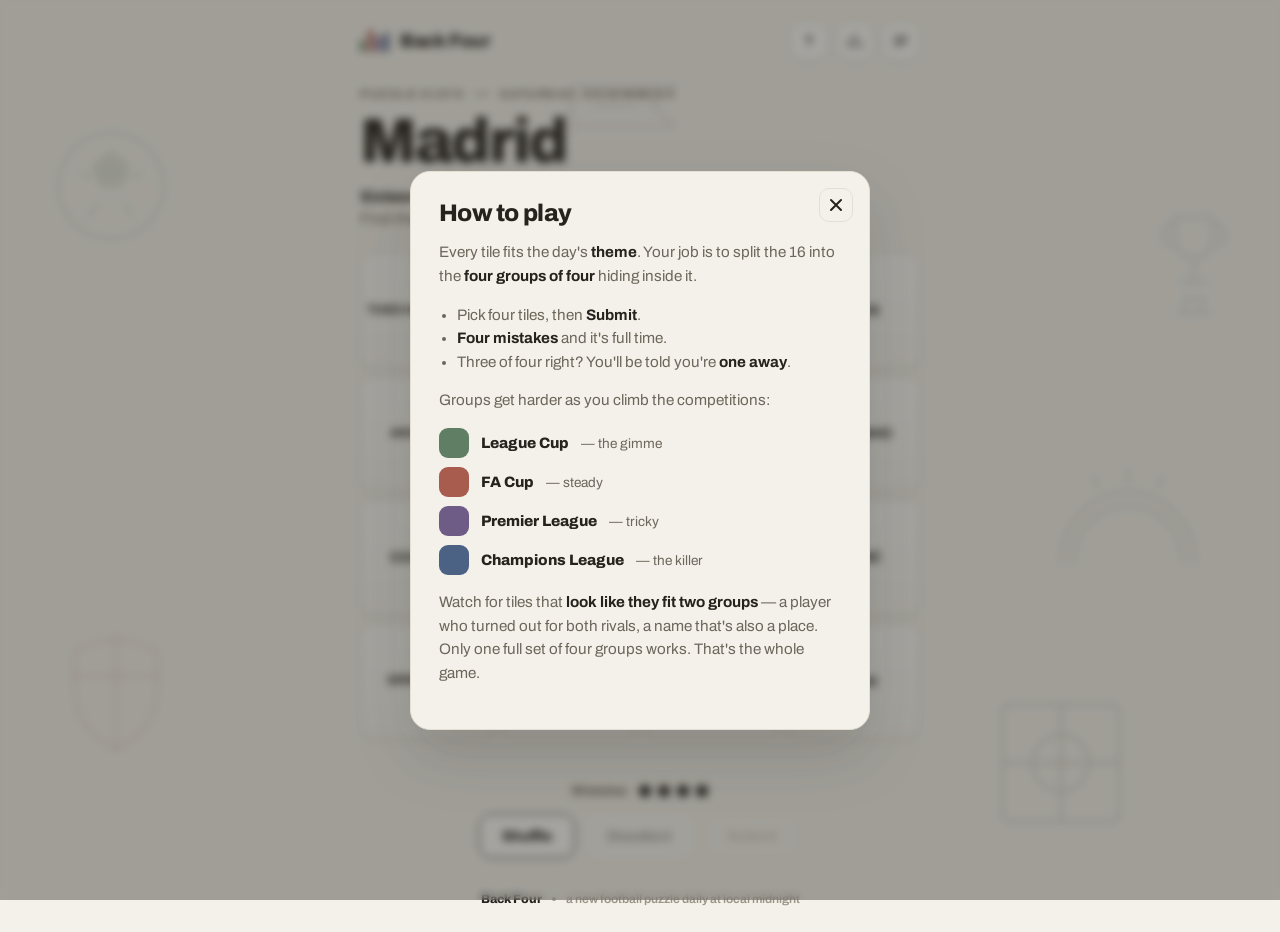
<file: index.html>
<!DOCTYPE html>
<html lang="en">
<head>
<meta charset="utf-8">
<meta name="viewport" content="width=device-width, initial-scale=1, viewport-fit=cover">
<title>Back Four — the daily football grouping puzzle</title>
<meta name="description" content="Back Four: a daily football puzzle. Sixteen names, one theme, four hidden connections. New puzzle every day.">
<meta name="theme-color" content="#f3f1ea">
<meta property="og:title" content="Back Four">
<meta property="og:description" content="Sixteen names. One theme. Four hidden connections.">
<meta property="og:type" content="website">
<link rel="icon" href="data:image/svg+xml,<svg xmlns='http://www.w3.org/2000/svg' viewBox='0 0 100 100'><text y='.9em' font-size='90'>%E2%9A%BD</text></svg>">
<link rel="preconnect" href="https://fonts.googleapis.com">
<link rel="preconnect" href="https://fonts.gstatic.com" crossorigin>
<link href="https://fonts.googleapis.com/css2?family=Archivo:wght@400;500;600;700;800;900&family=Archivo+Expanded:wght@700;800;900&display=swap" rel="stylesheet">
<link rel="stylesheet" href="styles.css?v=9">
</head>
<body>

<div class="ambient" id="ambient" aria-hidden="true">
  <!-- football -->
  <div class="floaty tint0" data-depth="26" style="top:14%;left:4%;width:120px;height:120px;--rot:-4deg;--dur:19s">
    <div class="floaty-inner"><svg viewBox="0 0 100 100" fill="none" stroke="currentColor" stroke-width="3">
      <circle cx="50" cy="50" r="44"/><path d="M50 20l16 12-6 19H40l-6-19z" fill="currentColor" stroke="none"/>
      <path d="M50 32l0-12M66 44l11-6M60 63l9 14M40 63l-9 14M34 44l-11-6"/></svg></div>
  </div>
  <!-- trophy -->
  <div class="floaty tint3 hide-sm" data-depth="40" style="top:22%;right:3%;width:96px;height:150px;--rot:3deg;--dur:22s">
    <div class="floaty-inner"><svg viewBox="0 0 80 120" fill="none" stroke="currentColor" stroke-width="3">
      <path d="M24 16h32v18a16 16 0 0 1-32 0z"/><path d="M24 22c-12 0-14 16-2 18M56 22c12 0 14 16 2 18"/>
      <path d="M40 50v20M28 70h24M32 84h16l-2 12H34z"/><path d="M26 96h28"/></svg></div>
  </div>
  <!-- crest / shield -->
  <div class="floaty tint1 hide-sm" data-depth="34" style="bottom:16%;left:5%;width:104px;height:126px;--rot:2deg;--dur:20s">
    <div class="floaty-inner"><svg viewBox="0 0 90 110" fill="none" stroke="currentColor" stroke-width="3">
      <path d="M45 6l36 12v34c0 28-22 44-36 52C31 96 9 80 9 52V18z"/><path d="M45 6v96M9 40h72"/></svg></div>
  </div>
  <!-- stadium arc / floodlight -->
  <div class="floaty hide-sm" data-depth="20" style="top:52%;right:6%;width:150px;height:110px;--rot:-3deg;--dur:24s">
    <div class="floaty-inner"><svg viewBox="0 0 150 110" fill="none" stroke="currentColor" stroke-width="3">
      <path d="M8 96C8 52 42 24 75 24s67 28 67 72"/><path d="M20 96C20 60 46 38 75 38s55 22 55 58"/>
      <path d="M75 2v14M40 8l6 12M110 8l-6 12"/></svg></div>
  </div>
  <!-- centre circle / pitch -->
  <div class="floaty" data-depth="16" style="bottom:8%;right:12%;width:130px;height:130px;--rot:4deg;--dur:26s">
    <div class="floaty-inner"><svg viewBox="0 0 120 120" fill="none" stroke="currentColor" stroke-width="3">
      <rect x="6" y="6" width="108" height="108" rx="6"/><circle cx="60" cy="60" r="26"/>
      <path d="M60 6v108M6 60h108"/><circle cx="60" cy="60" r="4" fill="currentColor" stroke="none"/></svg></div>
  </div>
  <!-- pennant / scarf -->
  <div class="floaty tint2 hide-sm" data-depth="30" style="top:8%;left:44%;width:120px;height:74px;--rot:-5deg;--dur:17s">
    <div class="floaty-inner"><svg viewBox="0 0 120 74" fill="none" stroke="currentColor" stroke-width="3">
      <path d="M8 14h104l-24 20 24 20H8z"/><path d="M8 14v52"/><path d="M30 34h44"/></svg></div>
  </div>
  <!-- halftone panel (screenprint texture) -->
  <div class="floaty hide-sm" data-depth="12" style="bottom:30%;left:40%;width:96px;height:120px;--rot:3deg;--dur:28s">
    <div class="floaty-inner"><svg viewBox="0 0 60 76"><g fill="currentColor">
      <circle cx="8" cy="8" r="3"/><circle cx="22" cy="8" r="3"/><circle cx="36" cy="8" r="3"/><circle cx="50" cy="8" r="3"/>
      <circle cx="8" cy="22" r="2.4"/><circle cx="22" cy="22" r="2.4"/><circle cx="36" cy="22" r="2.4"/><circle cx="50" cy="22" r="2.4"/>
      <circle cx="8" cy="36" r="1.8"/><circle cx="22" cy="36" r="1.8"/><circle cx="36" cy="36" r="1.8"/><circle cx="50" cy="36" r="1.8"/>
      <circle cx="8" cy="50" r="1.2"/><circle cx="22" cy="50" r="1.2"/><circle cx="36" cy="50" r="1.2"/><circle cx="50" cy="50" r="1.2"/>
      <circle cx="8" cy="64" r="0.8"/><circle cx="22" cy="64" r="0.8"/><circle cx="36" cy="64" r="0.8"/><circle cx="50" cy="64" r="0.8"/>
    </g></svg></div>
  </div>
</div>

<header class="topbar">
  <a class="brand" href="./" aria-label="Back Four home">
    <span class="brand-mark" aria-hidden="true"><i></i><i></i><i></i><i></i></span>
    <span class="brand-text">Back Four</span>
  </a>
  <nav class="topbar-actions">
    <button class="icon-btn" id="btn-how" type="button" aria-label="How to play">
      <svg viewBox="0 0 24 24" width="18" height="18" fill="none" stroke="currentColor" stroke-width="2.3" stroke-linecap="round"><path d="M9.1 9a2.9 2.9 0 1 1 4 2.7c-.8.4-1.2 1-1.2 1.9v.4"/><circle cx="12" cy="17.5" r="1.15" fill="currentColor" stroke="none"/></svg>
    </button>
    <button class="icon-btn" id="btn-stats" type="button" aria-label="Your record">
      <svg viewBox="0 0 24 24" width="18" height="18" fill="none" stroke="currentColor" stroke-width="2.3" stroke-linecap="round"><path d="M4 20V11M12 20V4M20 20v-6"/></svg>
    </button>
    <button class="icon-btn" id="btn-archive" type="button" aria-label="Puzzle archive">
      <svg viewBox="0 0 24 24" width="18" height="18" fill="none" stroke="currentColor" stroke-width="2.3" stroke-linecap="round"><path d="M4 7h16M4 12h16M4 17h10"/></svg>
    </button>
  </nav>
</header>

<main class="wrap">

  <section class="billing">
    <p class="billing-kicker">
      <span id="puzzle-label">Puzzle</span>
      <span class="sep" aria-hidden="true"></span>
      <span id="puzzle-date"></span>
    </p>
    <h1 class="billing-theme" id="theme-name"></h1>
    <p class="billing-sub"><b>Sixteen names.</b> Four hidden connections. Find the back four.</p>
  </section>

  <section id="solved" class="solved" aria-label="Solved groups"></section>
  <section id="board" class="board" aria-label="Puzzle tiles"></section>

  <p class="live" id="live" role="status" aria-live="polite"></p>

  <div class="tray" id="tray">
    <div class="mistakes" id="mistakes-row">
      <span class="mistakes-label">Mistakes</span>
      <span class="lives" id="lives"></span>
    </div>
    <div class="controls" id="controls">
      <button class="btn" id="btn-shuffle" type="button">Shuffle</button>
      <button class="btn" id="btn-deselect" type="button">Deselect</button>
      <button class="btn btn-primary" id="btn-submit" type="button" disabled>Submit</button>
    </div>
  </div>

  <div class="endgame" id="endgame" hidden>
    <div class="report">
      <div class="report-head">
        <span class="report-label">Match report</span>
        <span class="ft-badge" id="ft-badge">Full time</span>
      </div>
      <h2 id="endgame-title"></h2>
      <p id="endgame-sub"></p>
      <div class="share-grid" id="share-grid" aria-hidden="true"></div>
    </div>
    <div class="endgame-actions">
      <button class="btn btn-primary" id="btn-share" type="button">Share result</button>
      <button class="btn" id="btn-next" type="button">Play the archive</button>
    </div>
  </div>

</main>

<footer class="foot">
  <span class="foot-mark">Back Four</span>
  <span class="foot-dot" aria-hidden="true"></span>
  <span>a new football puzzle daily at local midnight</span>
</footer>

<div class="modal" id="modal" hidden>
  <div class="modal-card" role="dialog" aria-modal="true" aria-labelledby="modal-title">
    <button class="modal-close" id="modal-close" type="button" aria-label="Close">
      <svg viewBox="0 0 24 24" width="20" height="20" fill="none" stroke="currentColor" stroke-width="2.4" stroke-linecap="round"><path d="M6 6l12 12M18 6L6 18"/></svg>
    </button>
    <h2 id="modal-title"></h2>
    <div id="modal-body"></div>
  </div>
</div>

<script src="puzzles.js?v=9"></script>
<script src="app.js?v=9"></script>
<script src="motion.js?v=9"></script>

<!-- Cloudflare Web Analytics -->
<script type='module' src='https://static.cloudflareinsights.com/beacon.min.js' data-cf-beacon='{"token": "ddd5cfe628cc4f4fba42a49a3e3b356c"}'></script>
<!-- End Cloudflare Web Analytics -->
</body>
</html>
</file>
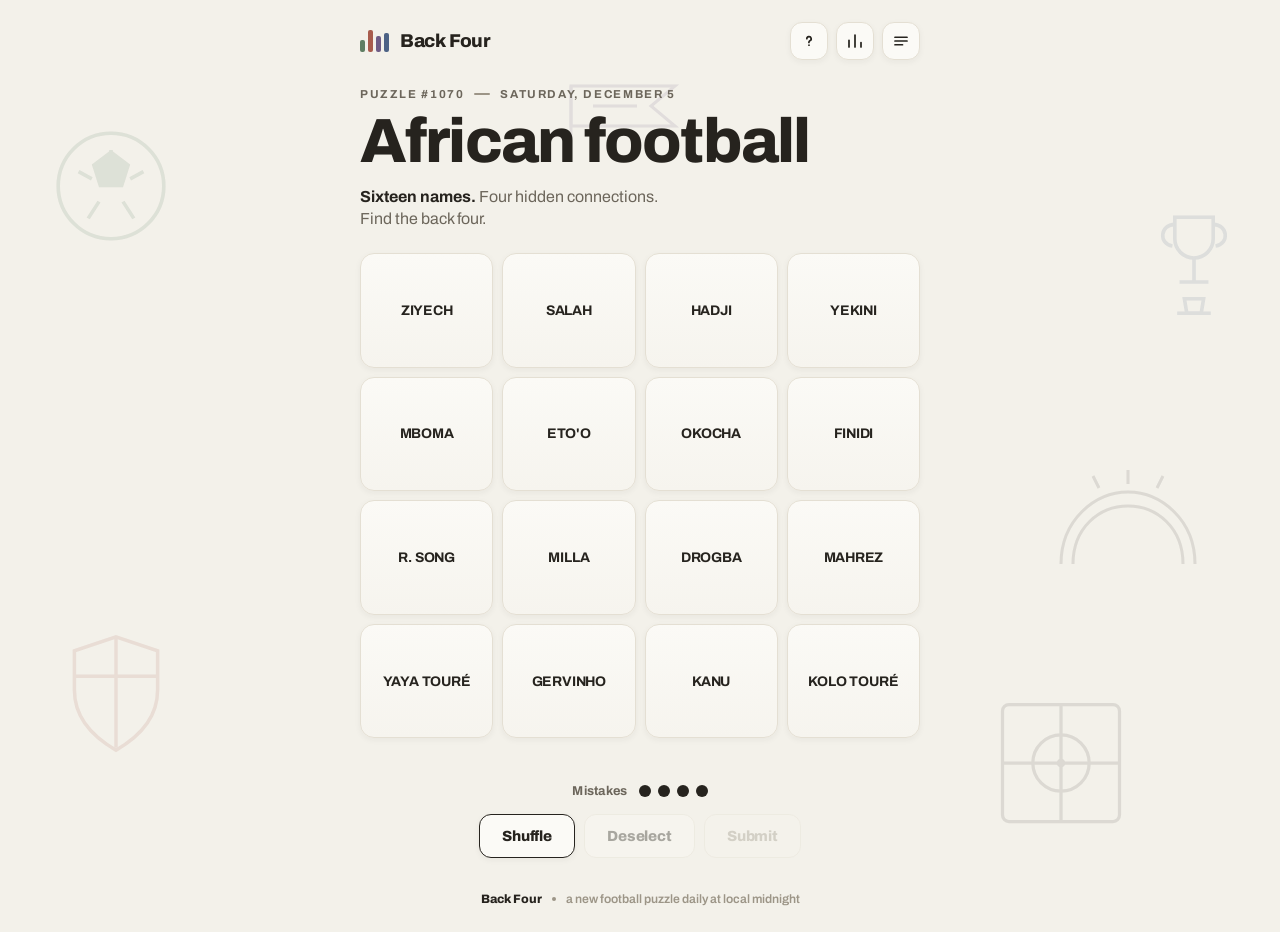
<file: Claude Code Connections/index.html>
<!DOCTYPE html>
<html lang="en">
<head>
<meta charset="utf-8">
<meta name="viewport" content="width=device-width, initial-scale=1, viewport-fit=cover">
<title>Back Four — the daily football grouping puzzle</title>
<meta name="description" content="Back Four: a daily football puzzle. Sixteen names, one theme, four hidden connections. New puzzle every day.">
<meta name="theme-color" content="#f3f1ea">
<meta property="og:title" content="Back Four">
<meta property="og:description" content="Sixteen names. One theme. Four hidden connections.">
<meta property="og:type" content="website">
<link rel="icon" href="data:image/svg+xml,<svg xmlns='http://www.w3.org/2000/svg' viewBox='0 0 100 100'><text y='.9em' font-size='90'>%E2%9A%BD</text></svg>">
<link rel="preconnect" href="https://fonts.googleapis.com">
<link rel="preconnect" href="https://fonts.gstatic.com" crossorigin>
<link href="https://fonts.googleapis.com/css2?family=Archivo:wght@400;500;600;700;800;900&family=Archivo+Expanded:wght@700;800;900&display=swap" rel="stylesheet">
<link rel="stylesheet" href="styles.css?v=6">
</head>
<body>

<div class="ambient" id="ambient" aria-hidden="true">
  <!-- football -->
  <div class="floaty tint0" data-depth="26" style="top:14%;left:4%;width:120px;height:120px;--rot:-4deg;--dur:19s">
    <div class="floaty-inner"><svg viewBox="0 0 100 100" fill="none" stroke="currentColor" stroke-width="3">
      <circle cx="50" cy="50" r="44"/><path d="M50 20l16 12-6 19H40l-6-19z" fill="currentColor" stroke="none"/>
      <path d="M50 32l0-12M66 44l11-6M60 63l9 14M40 63l-9 14M34 44l-11-6"/></svg></div>
  </div>
  <!-- trophy -->
  <div class="floaty tint3 hide-sm" data-depth="40" style="top:22%;right:3%;width:96px;height:150px;--rot:3deg;--dur:22s">
    <div class="floaty-inner"><svg viewBox="0 0 80 120" fill="none" stroke="currentColor" stroke-width="3">
      <path d="M24 16h32v18a16 16 0 0 1-32 0z"/><path d="M24 22c-12 0-14 16-2 18M56 22c12 0 14 16 2 18"/>
      <path d="M40 50v20M28 70h24M32 84h16l-2 12H34z"/><path d="M26 96h28"/></svg></div>
  </div>
  <!-- crest / shield -->
  <div class="floaty tint1 hide-sm" data-depth="34" style="bottom:16%;left:5%;width:104px;height:126px;--rot:2deg;--dur:20s">
    <div class="floaty-inner"><svg viewBox="0 0 90 110" fill="none" stroke="currentColor" stroke-width="3">
      <path d="M45 6l36 12v34c0 28-22 44-36 52C31 96 9 80 9 52V18z"/><path d="M45 6v96M9 40h72"/></svg></div>
  </div>
  <!-- stadium arc / floodlight -->
  <div class="floaty hide-sm" data-depth="20" style="top:52%;right:6%;width:150px;height:110px;--rot:-3deg;--dur:24s">
    <div class="floaty-inner"><svg viewBox="0 0 150 110" fill="none" stroke="currentColor" stroke-width="3">
      <path d="M8 96C8 52 42 24 75 24s67 28 67 72"/><path d="M20 96C20 60 46 38 75 38s55 22 55 58"/>
      <path d="M75 2v14M40 8l6 12M110 8l-6 12"/></svg></div>
  </div>
  <!-- centre circle / pitch -->
  <div class="floaty" data-depth="16" style="bottom:8%;right:12%;width:130px;height:130px;--rot:4deg;--dur:26s">
    <div class="floaty-inner"><svg viewBox="0 0 120 120" fill="none" stroke="currentColor" stroke-width="3">
      <rect x="6" y="6" width="108" height="108" rx="6"/><circle cx="60" cy="60" r="26"/>
      <path d="M60 6v108M6 60h108"/><circle cx="60" cy="60" r="4" fill="currentColor" stroke="none"/></svg></div>
  </div>
  <!-- pennant / scarf -->
  <div class="floaty tint2 hide-sm" data-depth="30" style="top:8%;left:44%;width:120px;height:74px;--rot:-5deg;--dur:17s">
    <div class="floaty-inner"><svg viewBox="0 0 120 74" fill="none" stroke="currentColor" stroke-width="3">
      <path d="M8 14h104l-24 20 24 20H8z"/><path d="M8 14v52"/><path d="M30 34h44"/></svg></div>
  </div>
  <!-- halftone panel (screenprint texture) -->
  <div class="floaty hide-sm" data-depth="12" style="bottom:30%;left:40%;width:96px;height:120px;--rot:3deg;--dur:28s">
    <div class="floaty-inner"><svg viewBox="0 0 60 76"><g fill="currentColor">
      <circle cx="8" cy="8" r="3"/><circle cx="22" cy="8" r="3"/><circle cx="36" cy="8" r="3"/><circle cx="50" cy="8" r="3"/>
      <circle cx="8" cy="22" r="2.4"/><circle cx="22" cy="22" r="2.4"/><circle cx="36" cy="22" r="2.4"/><circle cx="50" cy="22" r="2.4"/>
      <circle cx="8" cy="36" r="1.8"/><circle cx="22" cy="36" r="1.8"/><circle cx="36" cy="36" r="1.8"/><circle cx="50" cy="36" r="1.8"/>
      <circle cx="8" cy="50" r="1.2"/><circle cx="22" cy="50" r="1.2"/><circle cx="36" cy="50" r="1.2"/><circle cx="50" cy="50" r="1.2"/>
      <circle cx="8" cy="64" r="0.8"/><circle cx="22" cy="64" r="0.8"/><circle cx="36" cy="64" r="0.8"/><circle cx="50" cy="64" r="0.8"/>
    </g></svg></div>
  </div>
</div>

<header class="topbar">
  <a class="brand" href="./" aria-label="Back Four home">
    <span class="brand-mark" aria-hidden="true"><i></i><i></i><i></i><i></i></span>
    <span class="brand-text">Back Four</span>
  </a>
  <nav class="topbar-actions">
    <button class="icon-btn" id="btn-how" type="button" aria-label="How to play">
      <svg viewBox="0 0 24 24" width="18" height="18" fill="none" stroke="currentColor" stroke-width="2.3" stroke-linecap="round"><path d="M9.1 9a2.9 2.9 0 1 1 4 2.7c-.8.4-1.2 1-1.2 1.9v.4"/><circle cx="12" cy="17.5" r="1.15" fill="currentColor" stroke="none"/></svg>
    </button>
    <button class="icon-btn" id="btn-stats" type="button" aria-label="Your record">
      <svg viewBox="0 0 24 24" width="18" height="18" fill="none" stroke="currentColor" stroke-width="2.3" stroke-linecap="round"><path d="M4 20V11M12 20V4M20 20v-6"/></svg>
    </button>
    <button class="icon-btn" id="btn-archive" type="button" aria-label="Puzzle archive">
      <svg viewBox="0 0 24 24" width="18" height="18" fill="none" stroke="currentColor" stroke-width="2.3" stroke-linecap="round"><path d="M4 7h16M4 12h16M4 17h10"/></svg>
    </button>
  </nav>
</header>

<main class="wrap">

  <section class="billing">
    <p class="billing-kicker">
      <span id="puzzle-label">Puzzle</span>
      <span class="sep" aria-hidden="true"></span>
      <span id="puzzle-date"></span>
    </p>
    <h1 class="billing-theme" id="theme-name"></h1>
    <p class="billing-sub"><b>Sixteen names.</b> Four hidden connections. Find the back four.</p>
  </section>

  <section id="solved" class="solved" aria-label="Solved groups"></section>
  <section id="board" class="board" aria-label="Puzzle tiles"></section>

  <p class="live" id="live" role="status" aria-live="polite"></p>

  <div class="tray" id="tray">
    <div class="mistakes" id="mistakes-row">
      <span class="mistakes-label">Mistakes</span>
      <span class="lives" id="lives"></span>
    </div>
    <div class="controls" id="controls">
      <button class="btn" id="btn-shuffle" type="button">Shuffle</button>
      <button class="btn" id="btn-deselect" type="button">Deselect</button>
      <button class="btn btn-primary" id="btn-submit" type="button" disabled>Submit</button>
    </div>
  </div>

  <div class="endgame" id="endgame" hidden>
    <div class="report">
      <div class="report-head">
        <span class="report-label">Match report</span>
        <span class="ft-badge" id="ft-badge">Full time</span>
      </div>
      <h2 id="endgame-title"></h2>
      <p id="endgame-sub"></p>
      <div class="share-grid" id="share-grid" aria-hidden="true"></div>
    </div>
    <div class="endgame-actions">
      <button class="btn btn-primary" id="btn-share" type="button">Share result</button>
      <button class="btn" id="btn-next" type="button">Play the archive</button>
    </div>
  </div>

</main>

<footer class="foot">
  <span class="foot-mark">Back Four</span>
  <span class="foot-dot" aria-hidden="true"></span>
  <span>a new football puzzle daily at local midnight</span>
</footer>

<div class="modal" id="modal" hidden>
  <div class="modal-card" role="dialog" aria-modal="true" aria-labelledby="modal-title">
    <button class="modal-close" id="modal-close" type="button" aria-label="Close">
      <svg viewBox="0 0 24 24" width="20" height="20" fill="none" stroke="currentColor" stroke-width="2.4" stroke-linecap="round"><path d="M6 6l12 12M18 6L6 18"/></svg>
    </button>
    <h2 id="modal-title"></h2>
    <div id="modal-body"></div>
  </div>
</div>

<script src="js/puzzles.js?v=6"></script>
<script src="js/app.js?v=6"></script>
<script src="js/motion.js?v=6"></script>
</body>
</html>
</file>
<file: styles.css>
/* ===================== Back Four — editorial / muted ===================== */
:root{
  --paper:#f3f1ea;          /* warm light canvas   */
  --card:#fbfaf6;           /* tile face           */
  --card-2:#f6f4ee;
  --line:#e4dfd3;
  --ink:#26231e;            /* soft near-black     */
  --ink-soft:#6c665b;
  --ink-faint:#9c9587;
  --accent:#3f6b52;         /* muted pitch green (brand accent) */

  /* competition tiers — muted, desaturated (easy -> hard) */
  --t0:#5f7e63; --t0-ink:#f4f6f0;   /* League Cup       — sage      */
  --t1:#a85c4d; --t1-ink:#faf1ee;   /* FA Cup           — terracotta */
  --t2:#6e5c86; --t2-ink:#f4f0f7;   /* Premier League   — mauve     */
  --t3:#4c6285; --t3-ink:#eff2f8;   /* Champions League — slate blue */

  --radius:14px;
  --gap:9px;
  --shadow-s:0 2px 6px rgba(38,35,30,.05);
  --shadow-m:0 14px 34px rgba(38,35,30,.09);
  --shadow-l:0 26px 60px rgba(38,35,30,.16);
  --sans:"Archivo",-apple-system,BlinkMacSystemFont,"Segoe UI",Roboto,Helvetica,Arial,sans-serif;
  --exp:"Archivo Expanded","Archivo",sans-serif;
}

*{box-sizing:border-box}
html,body{height:100%}
body{
  margin:0;font-family:var(--sans);color:var(--ink);
  background:var(--paper);
  min-height:100dvh;display:flex;flex-direction:column;position:relative;
  -webkit-font-smoothing:antialiased;text-rendering:optimizeLegibility;overflow-x:hidden;
}
::selection{background:var(--ink);color:var(--paper)}

/* ---------- ambient floating art (cursor parallax) ---------- */
.ambient{position:fixed;inset:0;z-index:0;pointer-events:none;overflow:hidden}
.floaty{position:absolute;will-change:transform;transition:transform .5s cubic-bezier(.2,.8,.2,1)}
.floaty-inner{
  color:var(--ink);opacity:.11;
  animation:drift var(--dur,18s) ease-in-out infinite alternate;
  transform-origin:center;display:block;
}
.floaty svg{display:block;width:100%;height:100%}
.floaty.tint0 .floaty-inner{color:var(--t0);opacity:.14}
.floaty.tint1 .floaty-inner{color:var(--t1);opacity:.13}
.floaty.tint2 .floaty-inner{color:var(--t2);opacity:.13}
.floaty.tint3 .floaty-inner{color:var(--t3);opacity:.13}
@keyframes drift{
  from{transform:translateY(-6px) rotate(var(--rot,-2deg))}
  to{transform:translateY(8px) rotate(calc(var(--rot,-2deg) * -1))}
}

/* everything above the ambient layer */
.topbar,.wrap,.foot{position:relative;z-index:1}

/* ---------- top bar ---------- */
.topbar{display:flex;align-items:center;justify-content:space-between;gap:12px;width:100%;max-width:600px;margin:0 auto;padding:22px 20px 6px}
.brand{display:flex;align-items:center;gap:11px;text-decoration:none;color:var(--ink)}
.brand-mark{display:inline-grid;grid-template-columns:repeat(4,5px);gap:3px;align-items:end;height:22px}
.brand-mark i{width:5px;border-radius:2px;transition:height .3s cubic-bezier(.2,.8,.2,1)}
.brand-mark i:nth-child(1){height:12px;background:var(--t0)}
.brand-mark i:nth-child(2){height:22px;background:var(--t1)}
.brand-mark i:nth-child(3){height:16px;background:var(--t2)}
.brand-mark i:nth-child(4){height:19px;background:var(--t3)}
.brand:hover .brand-mark i:nth-child(1){height:20px}
.brand:hover .brand-mark i:nth-child(2){height:13px}
.brand:hover .brand-mark i:nth-child(3){height:22px}
.brand:hover .brand-mark i:nth-child(4){height:15px}
.brand-text{font-family:var(--exp);font-weight:800;font-size:1.16rem;letter-spacing:-.02em}
.topbar-actions{display:flex;gap:8px}
.icon-btn{width:38px;height:38px;border-radius:12px;border:1px solid var(--line);background:var(--card);color:var(--ink);cursor:pointer;display:grid;place-items:center;box-shadow:var(--shadow-s);transition:transform .16s cubic-bezier(.2,.8,.2,1),border-color .16s,box-shadow .16s}
.icon-btn:hover{border-color:var(--ink);transform:translateY(-2px);box-shadow:var(--shadow-m)}
.icon-btn:active{transform:translateY(0)}

/* ---------- layout ---------- */
.wrap{width:100%;max-width:600px;margin:0 auto;padding:6px 20px 34px;flex:1}

/* ---------- billing / theme ---------- */
.billing{padding:16px 0 22px}
.billing-kicker{display:flex;align-items:center;gap:10px;margin:0 0 12px;font-weight:700;font-size:.72rem;letter-spacing:.14em;text-transform:uppercase;color:var(--ink-soft)}
.billing-kicker .sep{width:16px;height:2px;background:var(--ink-faint);border-radius:2px}
.billing-theme{font-family:var(--exp);font-weight:800;line-height:.94;letter-spacing:-.03em;font-size:clamp(2.5rem,9.5vw,3.9rem);margin:0;color:var(--ink);text-wrap:balance}
.billing-sub{margin:15px 0 0;font-size:1rem;color:var(--ink-soft);max-width:34ch;line-height:1.42}
.billing-sub b{color:var(--ink);font-weight:700}

/* ---------- solved rows (muted colour blocks) ---------- */
.solved{display:grid;gap:var(--gap);margin-bottom:var(--gap)}
.solved:empty{margin-bottom:0}
.solved-row{border-radius:var(--radius);padding:15px 17px;position:relative;overflow:hidden;box-shadow:var(--shadow-m);animation:slot .55s cubic-bezier(.2,.85,.25,1) both}
.solved-row .comp{display:inline-block;font-weight:700;font-size:.6rem;letter-spacing:.17em;text-transform:uppercase;opacity:.72;margin-bottom:5px}
.solved-row h3{margin:0;font-family:var(--exp);font-weight:800;font-size:1.02rem;letter-spacing:-.015em}
.solved-row p{margin:6px 0 0;font-size:.9rem;font-weight:600;opacity:.9;letter-spacing:.005em}
.t0{background:var(--t0);color:var(--t0-ink)}
.t1{background:var(--t1);color:var(--t1-ink)}
.t2{background:var(--t2);color:var(--t2-ink)}
.t3{background:var(--t3);color:var(--t3-ink)}
@keyframes slot{0%{opacity:0;transform:translateY(-16px) scale(.99)}100%{opacity:1;transform:none}}

/* ---------- board ---------- */
.board{display:grid;grid-template-columns:repeat(4,1fr);gap:var(--gap);perspective:900px}
.tile{
  position:relative;aspect-ratio:1/.86;border:1px solid var(--line);border-radius:var(--radius);
  background:linear-gradient(180deg,var(--card),var(--card-2));color:var(--ink);
  font-family:var(--sans);font-weight:700;font-size:clamp(.6rem,2.7vw,.87rem);
  letter-spacing:-.015em;line-height:1.08;padding:5px 4px;cursor:pointer;
  display:flex;align-items:center;justify-content:center;text-align:center;
  box-shadow:var(--shadow-s);
  transform-style:preserve-3d;
  transform:perspective(700px) translateZ(var(--z,0px)) rotateX(var(--rx,0deg)) rotateY(var(--ry,0deg));
  transition:transform .18s cubic-bezier(.2,.8,.2,1), background .16s, color .16s, border-color .16s, box-shadow .18s;
  overflow:hidden;word-break:break-word;hyphens:auto;user-select:none;-webkit-tap-highlight-color:transparent;
}
.tile.sm{font-size:clamp(.53rem,2.35vw,.79rem)}
.tile.xs{font-size:clamp(.46rem,2vw,.69rem);letter-spacing:-.025em}
.tile.tilting{transition:transform .07s linear, background .16s, color .16s, border-color .16s, box-shadow .18s}
.tile:hover{border-color:var(--ink);box-shadow:var(--shadow-m)}
.tile.selected{
  --z:22px;background:var(--ink);color:var(--paper);border-color:var(--ink);
  box-shadow:var(--shadow-l);
}
.tile.pop{animation:pop .22s cubic-bezier(.3,1.4,.5,1)}
@keyframes pop{40%{transform:perspective(700px) translateZ(30px) scale(1.05)}}
.tile.bounce{animation:bounce .44s ease}
@keyframes bounce{0%,100%{transform:perspective(700px) translateZ(var(--z,0)) translateY(0)}42%{transform:perspective(700px) translateZ(26px) translateY(-13px)}72%{transform:perspective(700px) translateY(0)}}
.tile.wrong{animation:shake .44s ease;border-color:var(--t1)}
@keyframes shake{10%,90%{transform:translateX(-3px)}20%,80%{transform:translateX(4px)}30%,50%,70%{transform:translateX(-7px)}40%,60%{transform:translateX(7px)}}
.tile:focus-visible{outline:3px solid var(--accent);outline-offset:2px}

/* slot-machine shuffle */
.tile.reel{animation:reelIn .55s cubic-bezier(.2,.82,.24,1.03) both}
@keyframes reelIn{0%{transform:translateY(-165%);filter:blur(7px);opacity:0}55%{opacity:1;filter:blur(1.4px)}80%{transform:translateY(7%);filter:blur(0)}100%{transform:translateY(0)}}

/* ---------- status + tray ---------- */
.live{min-height:22px;margin:16px 0 0;text-align:center;font-weight:700;font-size:.9rem;color:var(--ink);letter-spacing:-.01em;transition:color .2s}
.live.miss{color:var(--t1)}
.live.hit{color:var(--t0)}
.tray{margin-top:8px}
.mistakes{display:flex;align-items:center;justify-content:center;gap:11px;margin:0 0 16px;color:var(--ink-soft);font-size:.8rem;font-weight:700;letter-spacing:.02em}
.lives{display:flex;gap:7px}
.life{width:12px;height:12px;border-radius:50%;background:var(--ink);transition:transform .3s cubic-bezier(.3,1.5,.5,1),background .3s}
.life.lost{background:transparent;border:2px solid var(--line);transform:scale(.8)}

.controls{display:flex;gap:9px;justify-content:center;flex-wrap:wrap}
.btn{font-family:var(--sans);font-weight:800;font-size:.92rem;letter-spacing:-.01em;padding:13px 22px;border-radius:12px;cursor:pointer;background:var(--card);color:var(--ink);border:1px solid var(--ink);box-shadow:var(--shadow-s);transition:transform .16s cubic-bezier(.2,.8,.2,1),box-shadow .16s,background .16s,color .16s,opacity .16s}
.btn:hover:not(:disabled){transform:translateY(-2px);box-shadow:var(--shadow-m)}
.btn:active:not(:disabled){transform:translateY(0);box-shadow:var(--shadow-s)}
.btn:disabled{opacity:.36;cursor:not-allowed;border-color:var(--line);box-shadow:none}
.btn-primary{background:var(--ink);color:var(--paper);border-color:var(--ink)}
.btn-primary:disabled{background:var(--card-2);color:var(--ink-faint)}

/* ---------- endgame / match report ---------- */
.endgame{margin-top:6px;animation:fade .4s ease both}
.report{background:var(--card);border:1px solid var(--line);border-radius:18px;padding:24px;text-align:left;box-shadow:var(--shadow-m)}
.report-head{display:flex;align-items:center;justify-content:space-between;gap:10px;margin-bottom:12px}
.report-label{font-weight:700;font-size:.62rem;letter-spacing:.18em;text-transform:uppercase;color:var(--ink-faint)}
.ft-badge{font-weight:700;font-size:.66rem;letter-spacing:.1em;text-transform:uppercase;padding:5px 11px;border-radius:99px;border:1px solid var(--line);color:var(--ink-soft)}
.ft-badge.win{background:var(--t0);color:var(--t0-ink);border-color:var(--t0)}
.report h2{margin:0;font-family:var(--exp);font-weight:800;font-size:1.9rem;letter-spacing:-.03em;line-height:1}
.report p{margin:8px 0 0;color:var(--ink-soft);font-size:.95rem}
.share-grid{display:grid;grid-template-columns:repeat(4,20px);gap:5px;margin:18px 0 2px}
.share-grid span{width:20px;height:20px;border-radius:6px;animation:sqin .4s cubic-bezier(.3,1.3,.5,1) both}
@keyframes sqin{from{opacity:0;transform:scale(.4)}to{opacity:1;transform:scale(1)}}
.endgame-actions{display:flex;gap:9px;justify-content:center;flex-wrap:wrap;margin-top:14px}
@keyframes fade{from{opacity:0;transform:translateY(8px)}to{opacity:1;transform:none}}

/* ---------- footer ---------- */
.foot{display:flex;align-items:center;justify-content:center;gap:10px;flex-wrap:wrap;padding:0 20px 26px;color:var(--ink-faint);font-size:.76rem;font-weight:600}
.foot-mark{font-family:var(--exp);font-weight:800;color:var(--ink)}
.foot-dot{width:4px;height:4px;border-radius:50%;background:var(--ink-faint)}

/* ---------- modal ---------- */
.modal{position:fixed;inset:0;z-index:50;display:grid;place-items:center;padding:18px;background:color-mix(in srgb,var(--ink) 40%, transparent);backdrop-filter:blur(4px);animation:fade .22s ease both}
.modal-card{position:relative;width:100%;max-width:460px;max-height:86vh;overflow:auto;background:var(--paper);border:1px solid var(--line);border-radius:20px;padding:28px;box-shadow:var(--shadow-l);animation:cardin .3s cubic-bezier(.2,.9,.3,1.1) both}
@keyframes cardin{from{opacity:0;transform:translateY(14px) scale(.98)}to{opacity:1;transform:none}}
.modal-card h2{margin:0 0 14px;font-family:var(--exp);font-weight:800;font-size:1.5rem;letter-spacing:-.03em}
.modal-card p,.modal-card li{color:var(--ink-soft);font-size:.95rem;line-height:1.55}
.modal-card ul{padding-left:18px;margin:0 0 14px}
.modal-card strong{color:var(--ink);font-weight:700}
.modal-close{position:absolute;top:16px;right:16px;width:34px;height:34px;border-radius:10px;background:none;border:1px solid var(--line);color:var(--ink);cursor:pointer;display:grid;place-items:center;transition:.14s}
.modal-close:hover{border-color:var(--ink);transform:rotate(90deg)}

.ladder{display:grid;gap:9px;margin:6px 0 16px}
.ladder-row{display:flex;align-items:center;gap:12px}
.ladder-chip{width:30px;height:30px;border-radius:9px;flex:none}
.ladder-row b{color:var(--ink);font-size:.94rem;font-weight:800}
.ladder-row span{color:var(--ink-soft);font-size:.85rem}

.stats-grid{display:grid;grid-template-columns:repeat(4,1fr);gap:10px;margin:6px 0}
.stat{text-align:center;background:var(--card);border:1px solid var(--line);border-radius:13px;padding:13px 6px}
.stat b{display:block;font-family:var(--exp);font-size:1.7rem;font-weight:800;letter-spacing:-.03em;color:var(--ink)}
.stat span{font-size:.62rem;color:var(--ink-soft);text-transform:uppercase;letter-spacing:.08em;font-weight:700}

.archive-list{display:grid;gap:7px;margin-top:8px}
.archive-item{display:flex;align-items:center;justify-content:space-between;gap:10px;width:100%;text-align:left;padding:13px 15px;border-radius:12px;background:var(--card);border:1px solid var(--line);color:var(--ink);font-family:var(--sans);font-weight:700;font-size:.92rem;cursor:pointer;transition:.14s}
.archive-item:hover{border-color:var(--ink);transform:translateX(3px)}
.archive-item .a-theme{color:var(--ink-soft);font-weight:600}
.archive-item .tag{font-size:.6rem;color:var(--ink-faint);text-transform:uppercase;letter-spacing:.1em;font-weight:700;flex:none}
.archive-item.done{background:var(--ink);color:var(--paper);border-color:var(--ink)}
.archive-item.done .a-theme{color:rgba(243,241,234,.7)}
.archive-item.done .tag{color:var(--paper)}

@media (max-width:900px){
  .floaty.hide-sm{display:none}
  .floaty-inner{opacity:.06}
  .floaty.tint0 .floaty-inner,.floaty.tint1 .floaty-inner,.floaty.tint2 .floaty-inner,.floaty.tint3 .floaty-inner{opacity:.08}
}
@media (max-width:420px){
  :root{--gap:7px;--radius:12px}
  .wrap{padding:6px 14px 30px}
  .topbar{padding:16px 14px 4px}
  .btn{padding:12px 16px;font-size:.86rem}
  .billing-theme{font-size:clamp(2.3rem,13vw,3.2rem)}
}
@media (prefers-reduced-motion:reduce){
  *{animation:none!important;transition:none!important}
  .floaty{display:none}
}

[hidden]{display:none!important}
</file>
<file: Claude Code Connections/styles.css>
/* ===================== Back Four — editorial / muted ===================== */
:root{
  --paper:#f3f1ea;          /* warm light canvas   */
  --card:#fbfaf6;           /* tile face           */
  --card-2:#f6f4ee;
  --line:#e4dfd3;
  --ink:#26231e;            /* soft near-black     */
  --ink-soft:#6c665b;
  --ink-faint:#9c9587;
  --accent:#3f6b52;         /* muted pitch green (brand accent) */

  /* competition tiers — muted, desaturated (easy -> hard) */
  --t0:#5f7e63; --t0-ink:#f4f6f0;   /* League Cup       — sage      */
  --t1:#a85c4d; --t1-ink:#faf1ee;   /* FA Cup           — terracotta */
  --t2:#6e5c86; --t2-ink:#f4f0f7;   /* Premier League   — mauve     */
  --t3:#4c6285; --t3-ink:#eff2f8;   /* Champions League — slate blue */

  --radius:14px;
  --gap:9px;
  --shadow-s:0 2px 6px rgba(38,35,30,.05);
  --shadow-m:0 14px 34px rgba(38,35,30,.09);
  --shadow-l:0 26px 60px rgba(38,35,30,.16);
  --sans:"Archivo",-apple-system,BlinkMacSystemFont,"Segoe UI",Roboto,Helvetica,Arial,sans-serif;
  --exp:"Archivo Expanded","Archivo",sans-serif;
}

*{box-sizing:border-box}
html,body{height:100%}
body{
  margin:0;font-family:var(--sans);color:var(--ink);
  background:var(--paper);
  min-height:100dvh;display:flex;flex-direction:column;position:relative;
  -webkit-font-smoothing:antialiased;text-rendering:optimizeLegibility;overflow-x:hidden;
}
::selection{background:var(--ink);color:var(--paper)}

/* ---------- ambient floating art (cursor parallax) ---------- */
.ambient{position:fixed;inset:0;z-index:0;pointer-events:none;overflow:hidden}
.floaty{position:absolute;will-change:transform;transition:transform .5s cubic-bezier(.2,.8,.2,1)}
.floaty-inner{
  color:var(--ink);opacity:.11;
  animation:drift var(--dur,18s) ease-in-out infinite alternate;
  transform-origin:center;display:block;
}
.floaty svg{display:block;width:100%;height:100%}
.floaty.tint0 .floaty-inner{color:var(--t0);opacity:.14}
.floaty.tint1 .floaty-inner{color:var(--t1);opacity:.13}
.floaty.tint2 .floaty-inner{color:var(--t2);opacity:.13}
.floaty.tint3 .floaty-inner{color:var(--t3);opacity:.13}
@keyframes drift{
  from{transform:translateY(-6px) rotate(var(--rot,-2deg))}
  to{transform:translateY(8px) rotate(calc(var(--rot,-2deg) * -1))}
}

/* everything above the ambient layer */
.topbar,.wrap,.foot{position:relative;z-index:1}

/* ---------- top bar ---------- */
.topbar{display:flex;align-items:center;justify-content:space-between;gap:12px;width:100%;max-width:600px;margin:0 auto;padding:22px 20px 6px}
.brand{display:flex;align-items:center;gap:11px;text-decoration:none;color:var(--ink)}
.brand-mark{display:inline-grid;grid-template-columns:repeat(4,5px);gap:3px;align-items:end;height:22px}
.brand-mark i{width:5px;border-radius:2px;transition:height .3s cubic-bezier(.2,.8,.2,1)}
.brand-mark i:nth-child(1){height:12px;background:var(--t0)}
.brand-mark i:nth-child(2){height:22px;background:var(--t1)}
.brand-mark i:nth-child(3){height:16px;background:var(--t2)}
.brand-mark i:nth-child(4){height:19px;background:var(--t3)}
.brand:hover .brand-mark i:nth-child(1){height:20px}
.brand:hover .brand-mark i:nth-child(2){height:13px}
.brand:hover .brand-mark i:nth-child(3){height:22px}
.brand:hover .brand-mark i:nth-child(4){height:15px}
.brand-text{font-family:var(--exp);font-weight:800;font-size:1.16rem;letter-spacing:-.02em}
.topbar-actions{display:flex;gap:8px}
.icon-btn{width:38px;height:38px;border-radius:12px;border:1px solid var(--line);background:var(--card);color:var(--ink);cursor:pointer;display:grid;place-items:center;box-shadow:var(--shadow-s);transition:transform .16s cubic-bezier(.2,.8,.2,1),border-color .16s,box-shadow .16s}
.icon-btn:hover{border-color:var(--ink);transform:translateY(-2px);box-shadow:var(--shadow-m)}
.icon-btn:active{transform:translateY(0)}

/* ---------- layout ---------- */
.wrap{width:100%;max-width:600px;margin:0 auto;padding:6px 20px 34px;flex:1}

/* ---------- billing / theme ---------- */
.billing{padding:16px 0 22px}
.billing-kicker{display:flex;align-items:center;gap:10px;margin:0 0 12px;font-weight:700;font-size:.72rem;letter-spacing:.14em;text-transform:uppercase;color:var(--ink-soft)}
.billing-kicker .sep{width:16px;height:2px;background:var(--ink-faint);border-radius:2px}
.billing-theme{font-family:var(--exp);font-weight:800;line-height:.94;letter-spacing:-.03em;font-size:clamp(2.5rem,9.5vw,3.9rem);margin:0;color:var(--ink);text-wrap:balance}
.billing-sub{margin:15px 0 0;font-size:1rem;color:var(--ink-soft);max-width:34ch;line-height:1.42}
.billing-sub b{color:var(--ink);font-weight:700}

/* ---------- solved rows (muted colour blocks) ---------- */
.solved{display:grid;gap:var(--gap);margin-bottom:var(--gap)}
.solved:empty{margin-bottom:0}
.solved-row{border-radius:var(--radius);padding:15px 17px;position:relative;overflow:hidden;box-shadow:var(--shadow-m);animation:slot .55s cubic-bezier(.2,.85,.25,1) both}
.solved-row .comp{display:inline-block;font-weight:700;font-size:.6rem;letter-spacing:.17em;text-transform:uppercase;opacity:.72;margin-bottom:5px}
.solved-row h3{margin:0;font-family:var(--exp);font-weight:800;font-size:1.02rem;letter-spacing:-.015em}
.solved-row p{margin:6px 0 0;font-size:.9rem;font-weight:600;opacity:.9;letter-spacing:.005em}
.t0{background:var(--t0);color:var(--t0-ink)}
.t1{background:var(--t1);color:var(--t1-ink)}
.t2{background:var(--t2);color:var(--t2-ink)}
.t3{background:var(--t3);color:var(--t3-ink)}
@keyframes slot{0%{opacity:0;transform:translateY(-16px) scale(.99)}100%{opacity:1;transform:none}}

/* ---------- board ---------- */
.board{display:grid;grid-template-columns:repeat(4,1fr);gap:var(--gap);perspective:900px}
.tile{
  position:relative;aspect-ratio:1/.86;border:1px solid var(--line);border-radius:var(--radius);
  background:linear-gradient(180deg,var(--card),var(--card-2));color:var(--ink);
  font-family:var(--sans);font-weight:700;font-size:clamp(.6rem,2.7vw,.87rem);
  letter-spacing:-.015em;line-height:1.08;padding:5px 4px;cursor:pointer;
  display:flex;align-items:center;justify-content:center;text-align:center;
  box-shadow:var(--shadow-s);
  transform-style:preserve-3d;
  transform:perspective(700px) translateZ(var(--z,0px)) rotateX(var(--rx,0deg)) rotateY(var(--ry,0deg));
  transition:transform .18s cubic-bezier(.2,.8,.2,1), background .16s, color .16s, border-color .16s, box-shadow .18s;
  overflow:hidden;word-break:break-word;hyphens:auto;user-select:none;-webkit-tap-highlight-color:transparent;
}
.tile.sm{font-size:clamp(.53rem,2.35vw,.79rem)}
.tile.xs{font-size:clamp(.46rem,2vw,.69rem);letter-spacing:-.025em}
.tile.tilting{transition:transform .07s linear, background .16s, color .16s, border-color .16s, box-shadow .18s}
.tile:hover{border-color:var(--ink);box-shadow:var(--shadow-m)}
.tile.selected{
  --z:22px;background:var(--ink);color:var(--paper);border-color:var(--ink);
  box-shadow:var(--shadow-l);
}
.tile.pop{animation:pop .22s cubic-bezier(.3,1.4,.5,1)}
@keyframes pop{40%{transform:perspective(700px) translateZ(30px) scale(1.05)}}
.tile.bounce{animation:bounce .44s ease}
@keyframes bounce{0%,100%{transform:perspective(700px) translateZ(var(--z,0)) translateY(0)}42%{transform:perspective(700px) translateZ(26px) translateY(-13px)}72%{transform:perspective(700px) translateY(0)}}
.tile.wrong{animation:shake .44s ease;border-color:var(--t1)}
@keyframes shake{10%,90%{transform:translateX(-3px)}20%,80%{transform:translateX(4px)}30%,50%,70%{transform:translateX(-7px)}40%,60%{transform:translateX(7px)}}
.tile:focus-visible{outline:3px solid var(--accent);outline-offset:2px}

/* slot-machine shuffle */
.tile.reel{animation:reelIn .55s cubic-bezier(.2,.82,.24,1.03) both}
@keyframes reelIn{0%{transform:translateY(-165%);filter:blur(7px);opacity:0}55%{opacity:1;filter:blur(1.4px)}80%{transform:translateY(7%);filter:blur(0)}100%{transform:translateY(0)}}

/* ---------- status + tray ---------- */
.live{min-height:22px;margin:16px 0 0;text-align:center;font-weight:700;font-size:.9rem;color:var(--ink);letter-spacing:-.01em;transition:color .2s}
.live.miss{color:var(--t1)}
.live.hit{color:var(--t0)}
.tray{margin-top:8px}
.mistakes{display:flex;align-items:center;justify-content:center;gap:11px;margin:0 0 16px;color:var(--ink-soft);font-size:.8rem;font-weight:700;letter-spacing:.02em}
.lives{display:flex;gap:7px}
.life{width:12px;height:12px;border-radius:50%;background:var(--ink);transition:transform .3s cubic-bezier(.3,1.5,.5,1),background .3s}
.life.lost{background:transparent;border:2px solid var(--line);transform:scale(.8)}

.controls{display:flex;gap:9px;justify-content:center;flex-wrap:wrap}
.btn{font-family:var(--sans);font-weight:800;font-size:.92rem;letter-spacing:-.01em;padding:13px 22px;border-radius:12px;cursor:pointer;background:var(--card);color:var(--ink);border:1px solid var(--ink);box-shadow:var(--shadow-s);transition:transform .16s cubic-bezier(.2,.8,.2,1),box-shadow .16s,background .16s,color .16s,opacity .16s}
.btn:hover:not(:disabled){transform:translateY(-2px);box-shadow:var(--shadow-m)}
.btn:active:not(:disabled){transform:translateY(0);box-shadow:var(--shadow-s)}
.btn:disabled{opacity:.36;cursor:not-allowed;border-color:var(--line);box-shadow:none}
.btn-primary{background:var(--ink);color:var(--paper);border-color:var(--ink)}
.btn-primary:disabled{background:var(--card-2);color:var(--ink-faint)}

/* ---------- endgame / match report ---------- */
.endgame{margin-top:6px;animation:fade .4s ease both}
.report{background:var(--card);border:1px solid var(--line);border-radius:18px;padding:24px;text-align:left;box-shadow:var(--shadow-m)}
.report-head{display:flex;align-items:center;justify-content:space-between;gap:10px;margin-bottom:12px}
.report-label{font-weight:700;font-size:.62rem;letter-spacing:.18em;text-transform:uppercase;color:var(--ink-faint)}
.ft-badge{font-weight:700;font-size:.66rem;letter-spacing:.1em;text-transform:uppercase;padding:5px 11px;border-radius:99px;border:1px solid var(--line);color:var(--ink-soft)}
.ft-badge.win{background:var(--t0);color:var(--t0-ink);border-color:var(--t0)}
.report h2{margin:0;font-family:var(--exp);font-weight:800;font-size:1.9rem;letter-spacing:-.03em;line-height:1}
.report p{margin:8px 0 0;color:var(--ink-soft);font-size:.95rem}
.share-grid{display:grid;grid-template-columns:repeat(4,20px);gap:5px;margin:18px 0 2px}
.share-grid span{width:20px;height:20px;border-radius:6px;animation:sqin .4s cubic-bezier(.3,1.3,.5,1) both}
@keyframes sqin{from{opacity:0;transform:scale(.4)}to{opacity:1;transform:scale(1)}}
.endgame-actions{display:flex;gap:9px;justify-content:center;flex-wrap:wrap;margin-top:14px}
@keyframes fade{from{opacity:0;transform:translateY(8px)}to{opacity:1;transform:none}}

/* ---------- footer ---------- */
.foot{display:flex;align-items:center;justify-content:center;gap:10px;flex-wrap:wrap;padding:0 20px 26px;color:var(--ink-faint);font-size:.76rem;font-weight:600}
.foot-mark{font-family:var(--exp);font-weight:800;color:var(--ink)}
.foot-dot{width:4px;height:4px;border-radius:50%;background:var(--ink-faint)}

/* ---------- modal ---------- */
.modal{position:fixed;inset:0;z-index:50;display:grid;place-items:center;padding:18px;background:color-mix(in srgb,var(--ink) 40%, transparent);backdrop-filter:blur(4px);animation:fade .22s ease both}
.modal-card{position:relative;width:100%;max-width:460px;max-height:86vh;overflow:auto;background:var(--paper);border:1px solid var(--line);border-radius:20px;padding:28px;box-shadow:var(--shadow-l);animation:cardin .3s cubic-bezier(.2,.9,.3,1.1) both}
@keyframes cardin{from{opacity:0;transform:translateY(14px) scale(.98)}to{opacity:1;transform:none}}
.modal-card h2{margin:0 0 14px;font-family:var(--exp);font-weight:800;font-size:1.5rem;letter-spacing:-.03em}
.modal-card p,.modal-card li{color:var(--ink-soft);font-size:.95rem;line-height:1.55}
.modal-card ul{padding-left:18px;margin:0 0 14px}
.modal-card strong{color:var(--ink);font-weight:700}
.modal-close{position:absolute;top:16px;right:16px;width:34px;height:34px;border-radius:10px;background:none;border:1px solid var(--line);color:var(--ink);cursor:pointer;display:grid;place-items:center;transition:.14s}
.modal-close:hover{border-color:var(--ink);transform:rotate(90deg)}

.ladder{display:grid;gap:9px;margin:6px 0 16px}
.ladder-row{display:flex;align-items:center;gap:12px}
.ladder-chip{width:30px;height:30px;border-radius:9px;flex:none}
.ladder-row b{color:var(--ink);font-size:.94rem;font-weight:800}
.ladder-row span{color:var(--ink-soft);font-size:.85rem}

.stats-grid{display:grid;grid-template-columns:repeat(4,1fr);gap:10px;margin:6px 0}
.stat{text-align:center;background:var(--card);border:1px solid var(--line);border-radius:13px;padding:13px 6px}
.stat b{display:block;font-family:var(--exp);font-size:1.7rem;font-weight:800;letter-spacing:-.03em;color:var(--ink)}
.stat span{font-size:.62rem;color:var(--ink-soft);text-transform:uppercase;letter-spacing:.08em;font-weight:700}

.archive-list{display:grid;gap:7px;margin-top:8px}
.archive-item{display:flex;align-items:center;justify-content:space-between;gap:10px;width:100%;text-align:left;padding:13px 15px;border-radius:12px;background:var(--card);border:1px solid var(--line);color:var(--ink);font-family:var(--sans);font-weight:700;font-size:.92rem;cursor:pointer;transition:.14s}
.archive-item:hover{border-color:var(--ink);transform:translateX(3px)}
.archive-item .a-theme{color:var(--ink-soft);font-weight:600}
.archive-item .tag{font-size:.6rem;color:var(--ink-faint);text-transform:uppercase;letter-spacing:.1em;font-weight:700;flex:none}
.archive-item.done{background:var(--ink);color:var(--paper);border-color:var(--ink)}
.archive-item.done .a-theme{color:rgba(243,241,234,.7)}
.archive-item.done .tag{color:var(--paper)}

@media (max-width:900px){
  .floaty.hide-sm{display:none}
  .floaty-inner{opacity:.06}
  .floaty.tint0 .floaty-inner,.floaty.tint1 .floaty-inner,.floaty.tint2 .floaty-inner,.floaty.tint3 .floaty-inner{opacity:.08}
}
@media (max-width:420px){
  :root{--gap:7px;--radius:12px}
  .wrap{padding:6px 14px 30px}
  .topbar{padding:16px 14px 4px}
  .btn{padding:12px 16px;font-size:.86rem}
  .billing-theme{font-size:clamp(2.3rem,13vw,3.2rem)}
}
@media (prefers-reduced-motion:reduce){
  *{animation:none!important;transition:none!important}
  .floaty{display:none}
}

[hidden]{display:none!important}
</file>
